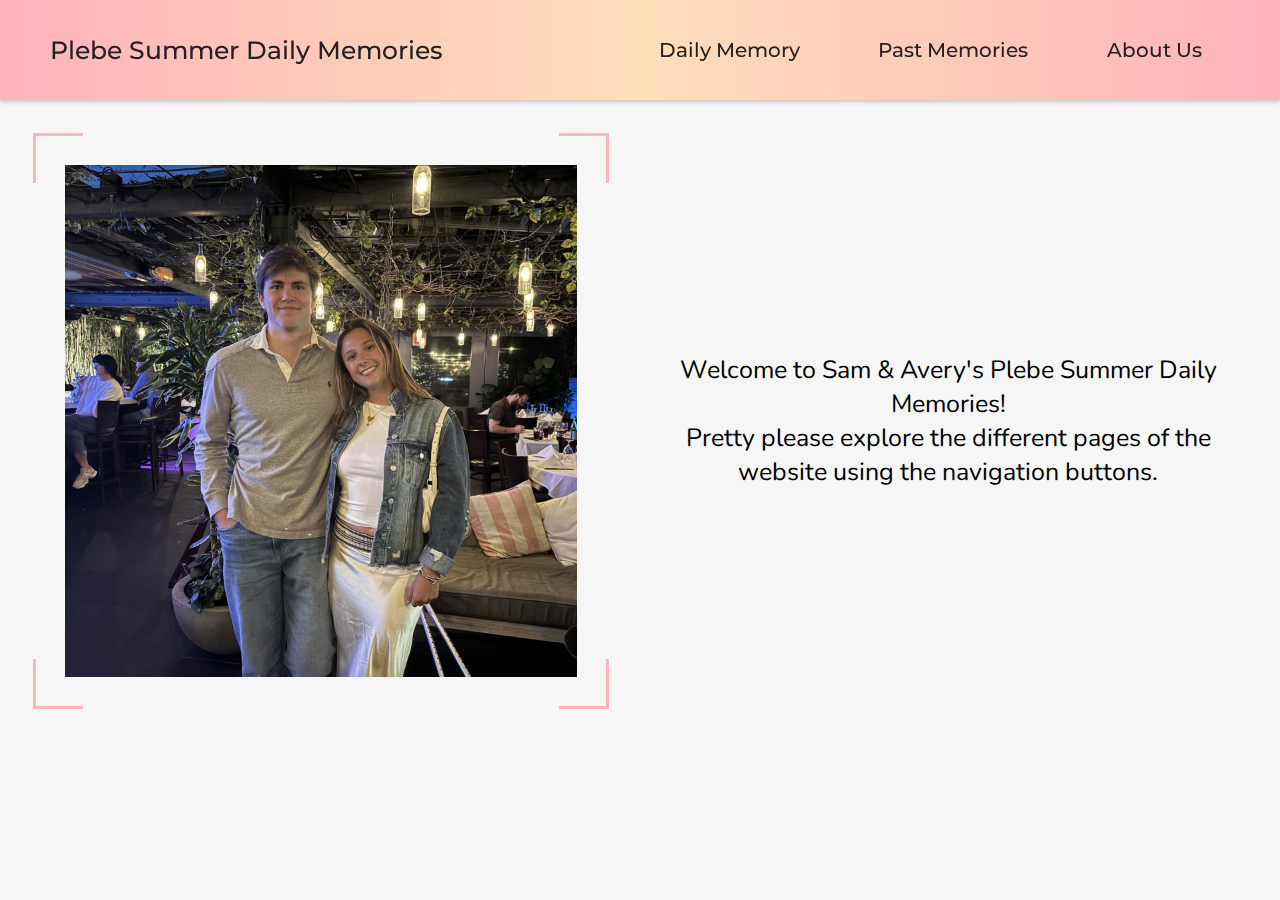
<file: index.html>
<!DOCTYPE html>
<html>
    <head>

        <title>Plebe Summer Daily Memories</title>

        <link rel = 'stylesheet' href = 'styles/general.css'>
        <link rel = 'stylesheet' href = 'styles/header.css'>
        <link rel = 'stylesheet' href = 'styles/main.css'>

        <!--Montserrat font for header-->
        <link rel="preconnect" href="https://fonts.googleapis.com">
        <link rel="preconnect" href="https://fonts.gstatic.com" crossorigin>
        <link href="https://fonts.googleapis.com/css2?family=Montserrat:ital,wght@0,100..900;1,100..900&family=Nunito:ital,wght@0,200..1000;1,200..1000&display=swap" rel="stylesheet">

        <!--Nunito font for body-->
        <link rel="preconnect" href="https://fonts.googleapis.com">
        <link rel="preconnect" href="https://fonts.gstatic.com" crossorigin>
        <link href="https://fonts.googleapis.com/css2?family=Nunito:ital,wght@0,200..1000;1,200..1000&display=swap" rel="stylesheet">   
    </head>
    <body>

        <header class = 'header'>
            <div class = 'left-section'>
                <a class = 'js-logo-button logo-button' href  = 'index.html'>
                    <div class = 'logo-box'>
                        Plebe Summer Daily Memories
                    </div>
                </a>
            </div>
            <nav class = 'right-section'>
                <a class = 'js-daily-mem-button nav-button' href = 'daily-mem.html'>Daily Memory</a>
                <a class = 'js-past-mems-button nav-button' href = 'past-mems.html'>Past Memories</a>
                <a class = 'js-about-us-button nav-button' href = 'about-us.html'>About Us</a>
            </nav>
        </header>

        <main class = 'main'>

            <div class = 'intro-section'>
                <div class = 'picture-section'>
                    <div class = 'border-box'>
                        <div class = 'sub-header'>
                            <div class = 'slideshow-box'>
                                <img class = 'slideshow-image' src= 'images/frontPageImg1.jpg' alt = 'Image 1'>
                                <img class = 'slideshow-image' src= 'images/frontPageImg2.jpg' alt = 'Image 2'>
                                <img class = 'slideshow-image' src = 'images/frontPageImg3.jpg' alt = 'Image 3'>
                            </div>
                        </div>
                    </div>
                </div>

                <div class = 'welcome-section'>
                    <p class = 'front-page-body-text'>
                        Welcome to Sam & Avery's Plebe Summer Daily Memories!<br>
                        Pretty please explore the different pages of the website using the navigation buttons.
                    </p>
                </div>
            </div>
        </main>

        <script src = 'scripts/main.js'></script>
    </body>
</html>
</file>
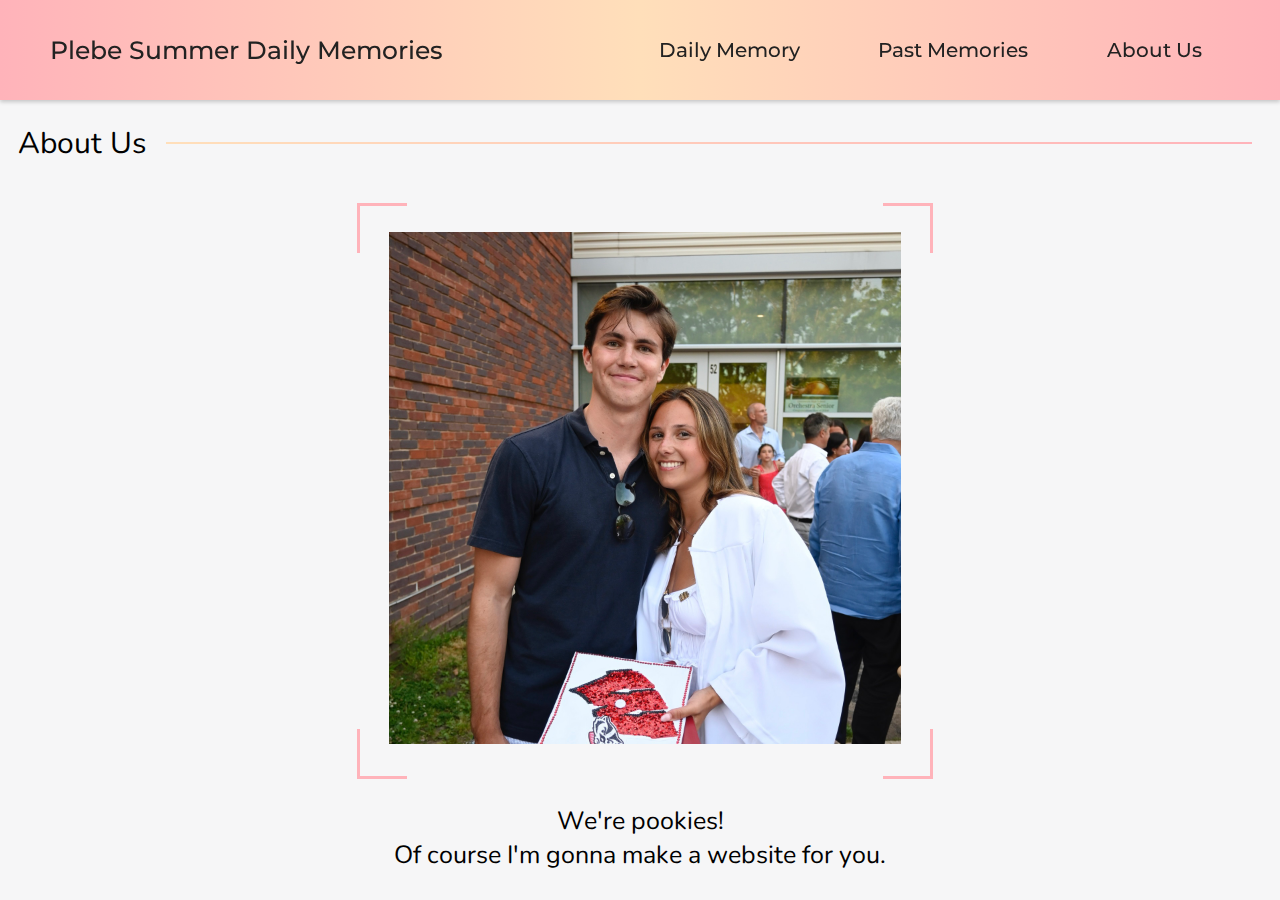
<file: about-us.html>
<!DOCTYPE html>
<html>
    <head>

        <title>Plebe Summer Daily Memories</title>

        <link rel = 'stylesheet' href = 'styles/general.css'>
        <link rel = 'stylesheet' href = 'styles/header.css'>
        <link rel = 'stylesheet' href = 'styles/about-us.css'>

        <!--Montserrat font for header-->
        <link rel="preconnect" href="https://fonts.googleapis.com">
        <link rel="preconnect" href="https://fonts.gstatic.com" crossorigin>
        <link href="https://fonts.googleapis.com/css2?family=Montserrat:ital,wght@0,100..900;1,100..900&family=Nunito:ital,wght@0,200..1000;1,200..1000&display=swap" rel="stylesheet">

        <!--Nunito font for body-->
        <link rel="preconnect" href="https://fonts.googleapis.com">
        <link rel="preconnect" href="https://fonts.gstatic.com" crossorigin>
        <link href="https://fonts.googleapis.com/css2?family=Nunito:ital,wght@0,200..1000;1,200..1000&display=swap" rel="stylesheet">   
    </head>
    <body>

        <header class = 'header'>
            <div class = 'left-section'>
                <a class = 'js-logo-button logo-button' href  = 'index.html'>
                    <div class = 'logo-box'>
                        Plebe Summer Daily Memories
                    </div>
                </a>
            </div>
            <nav class = 'right-section'>
                <a class = 'js-daily-mem-button nav-button' href = 'daily-mem.html'>Daily Memory</a>
                <a class = 'js-past-mems-button nav-button' href = 'past-mems.html'>Past Memories</a>
                <a class = 'js-about-us-button nav-button' href = 'about-us.html'>About Us</a>
            </nav>
        </header>

        <main class = 'main'>
            <div class = 'title-section'>
                <div class = 'title'>
                    <p class = 'title-text'>
                        About Us
                    </p>
                </div>
                <div class = 'title-div'></div>
            </div>

            <div class = 'picture-section'>
                <div class = 'border-box'>
                    <div class = 'sub-header'>
                        <img class = 'memory-image' src= 'images/about-us.jpg' alt = 'Image 1'>
                    </div>
                </div>
            </div>

            <div class = 'welcome-section'>
                <p class = 'front-page-body-text'>
                    We're pookies!<br>
                    Of course I'm gonna make a website for you.
                </p>
            </div>

        </main>

        <script src = 'scripts/main.js'></script>
    </body>
</html>
</file>
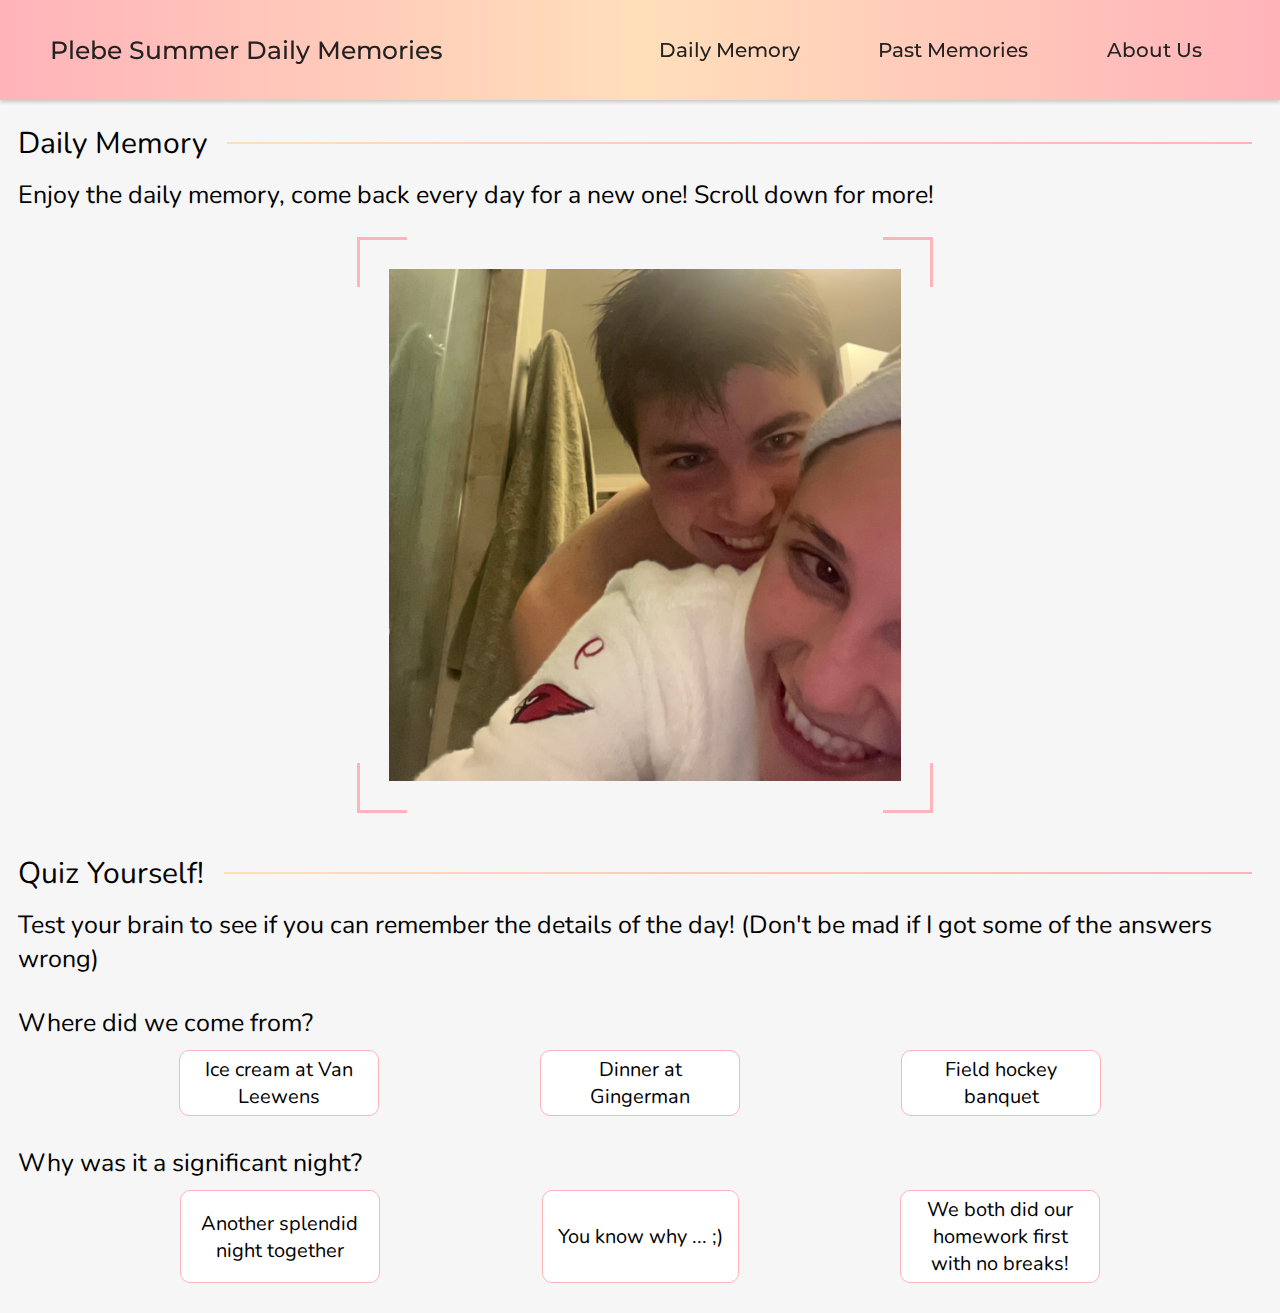
<file: daily-mem.html>
<!DOCTYPE html>
<html>
    <head>

        <title>Plebe Summer Daily Memories</title>

        <link rel = 'stylesheet' href = 'styles/general.css'>
        <link rel = 'stylesheet' href = 'styles/header.css'>
        <link rel = 'stylesheet' href = 'styles/daily-memory.css'>

        <!--Montserrat font for header-->
        <link rel="preconnect" href="https://fonts.googleapis.com">
        <link rel="preconnect" href="https://fonts.gstatic.com" crossorigin>
        <link href="https://fonts.googleapis.com/css2?family=Montserrat:ital,wght@0,100..900;1,100..900&family=Nunito:ital,wght@0,200..1000;1,200..1000&display=swap" rel="stylesheet">

        <!--Nunito font for body-->
        <link rel="preconnect" href="https://fonts.googleapis.com">
        <link rel="preconnect" href="https://fonts.gstatic.com" crossorigin>
        <link href="https://fonts.googleapis.com/css2?family=Nunito:ital,wght@0,200..1000;1,200..1000&display=swap" rel="stylesheet">   
    </head>
    <body>

        <header class = 'header'>
            <div class = 'left-section'>
                <a class = 'js-logo-button logo-button' href  = 'index.html'>
                    <div class = 'logo-box'>
                        Plebe Summer Daily Memories
                    </div>
                </a>
            </div>
            <nav class = 'right-section'>
                <a class = 'js-daily-mem-button nav-button' href = 'daily-mem.html'>Daily Memory</a>
                <a class = 'js-past-mems-button nav-button' href = 'past-mems.html'>Past Memories</a>
                <a class = 'js-about-us-button nav-button' href = 'about-us.html'>About Us</a>
            </nav>
        </header>

        <main class = 'main'>
            <div class = 'title-section'>
                <div class = 'title'>
                    <p class = 'title-text'>
                        Daily Memory
                    </p>
                </div>
                <div class = 'title-div'></div>
            </div>

            <div class = 'body-section'>
                <div class = 'body'>
                    <p class = 'body-text'>
                        Enjoy the daily memory, come back every day for a new one! Scroll down for more!
                    </p>
                </div>
            </div>

            <div class = 'memory-section'>
                <div class = 'picture-section'>
                    <div class = 'border-box'>
                        <div class = 'memory-box'></div>
                     </div>
                </div>
            </div>

            
            <div class = 'title-section'>
                <div class = 'title'>
                    <p class = 'title-text'>
                        Quiz Yourself!
                    </p>
                </div>
                <div class = 'title-div'></div>
            </div>

            <div class = 'body-section'>
                <div class = 'body'>
                    <p class = 'body-text'>
                        Test your brain to see if you can remember the details of the day! (Don't be mad if I got some of the answers wrong)
                    </p>
                </div>
            </div>

            <div class = 'question-section'>
                <div class = 'question-display'></div>
            </div>

        </main>

        <script src = 'scripts/memories.js'></script>
        <script src = 'scripts/daily-memories.js'></script>
    </body>
</html>
</file>
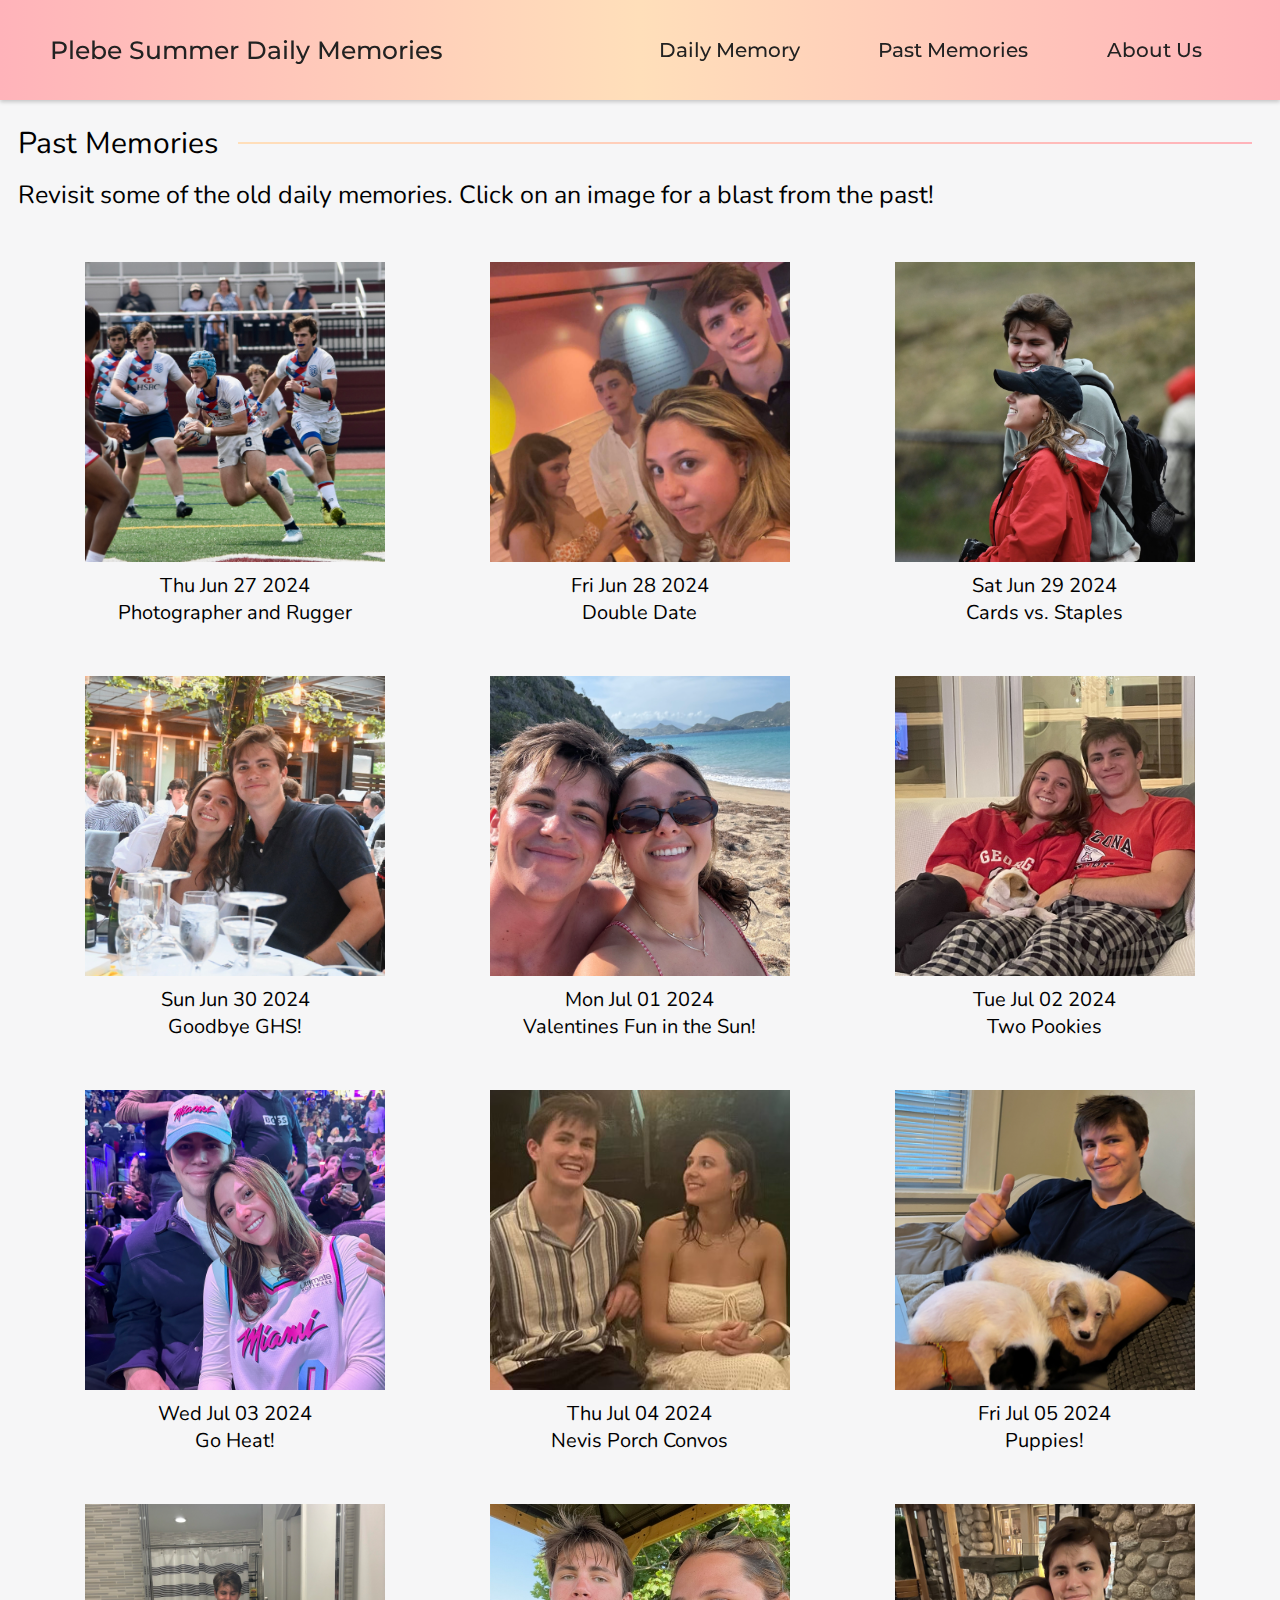
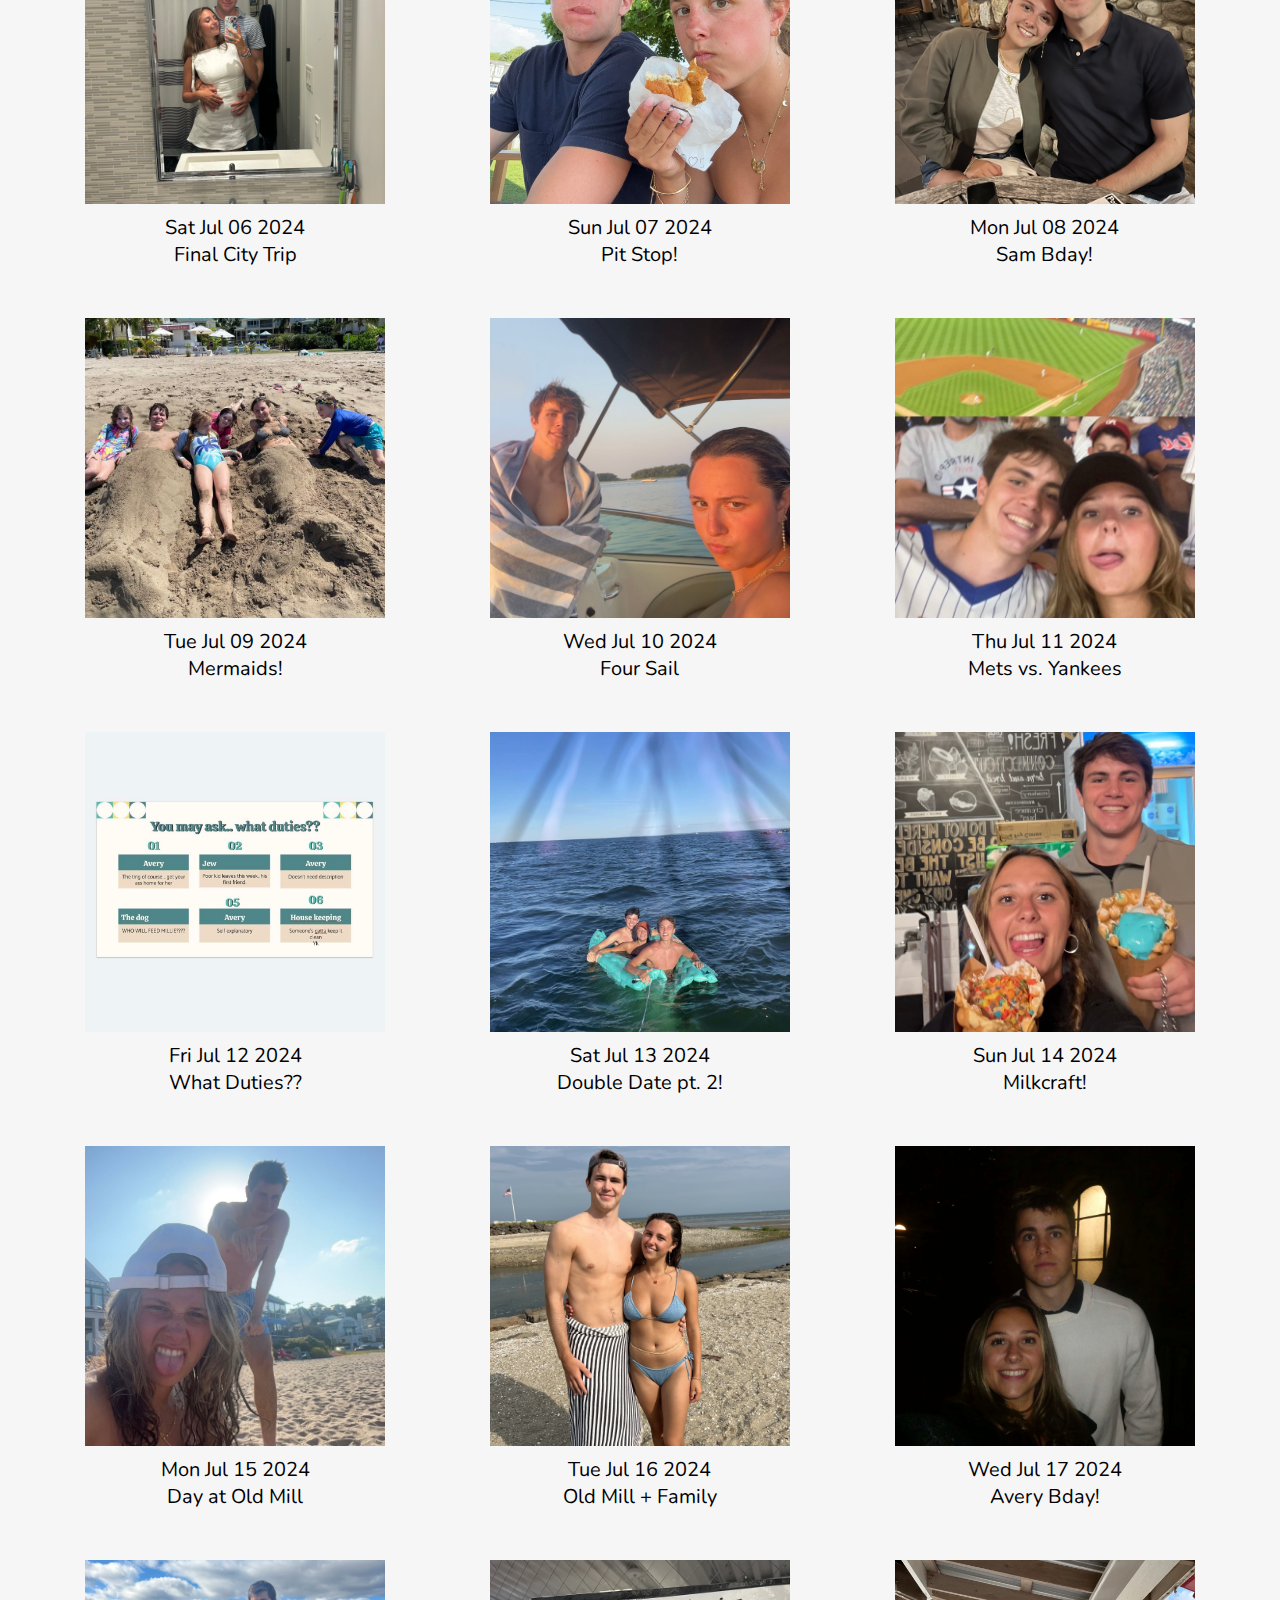
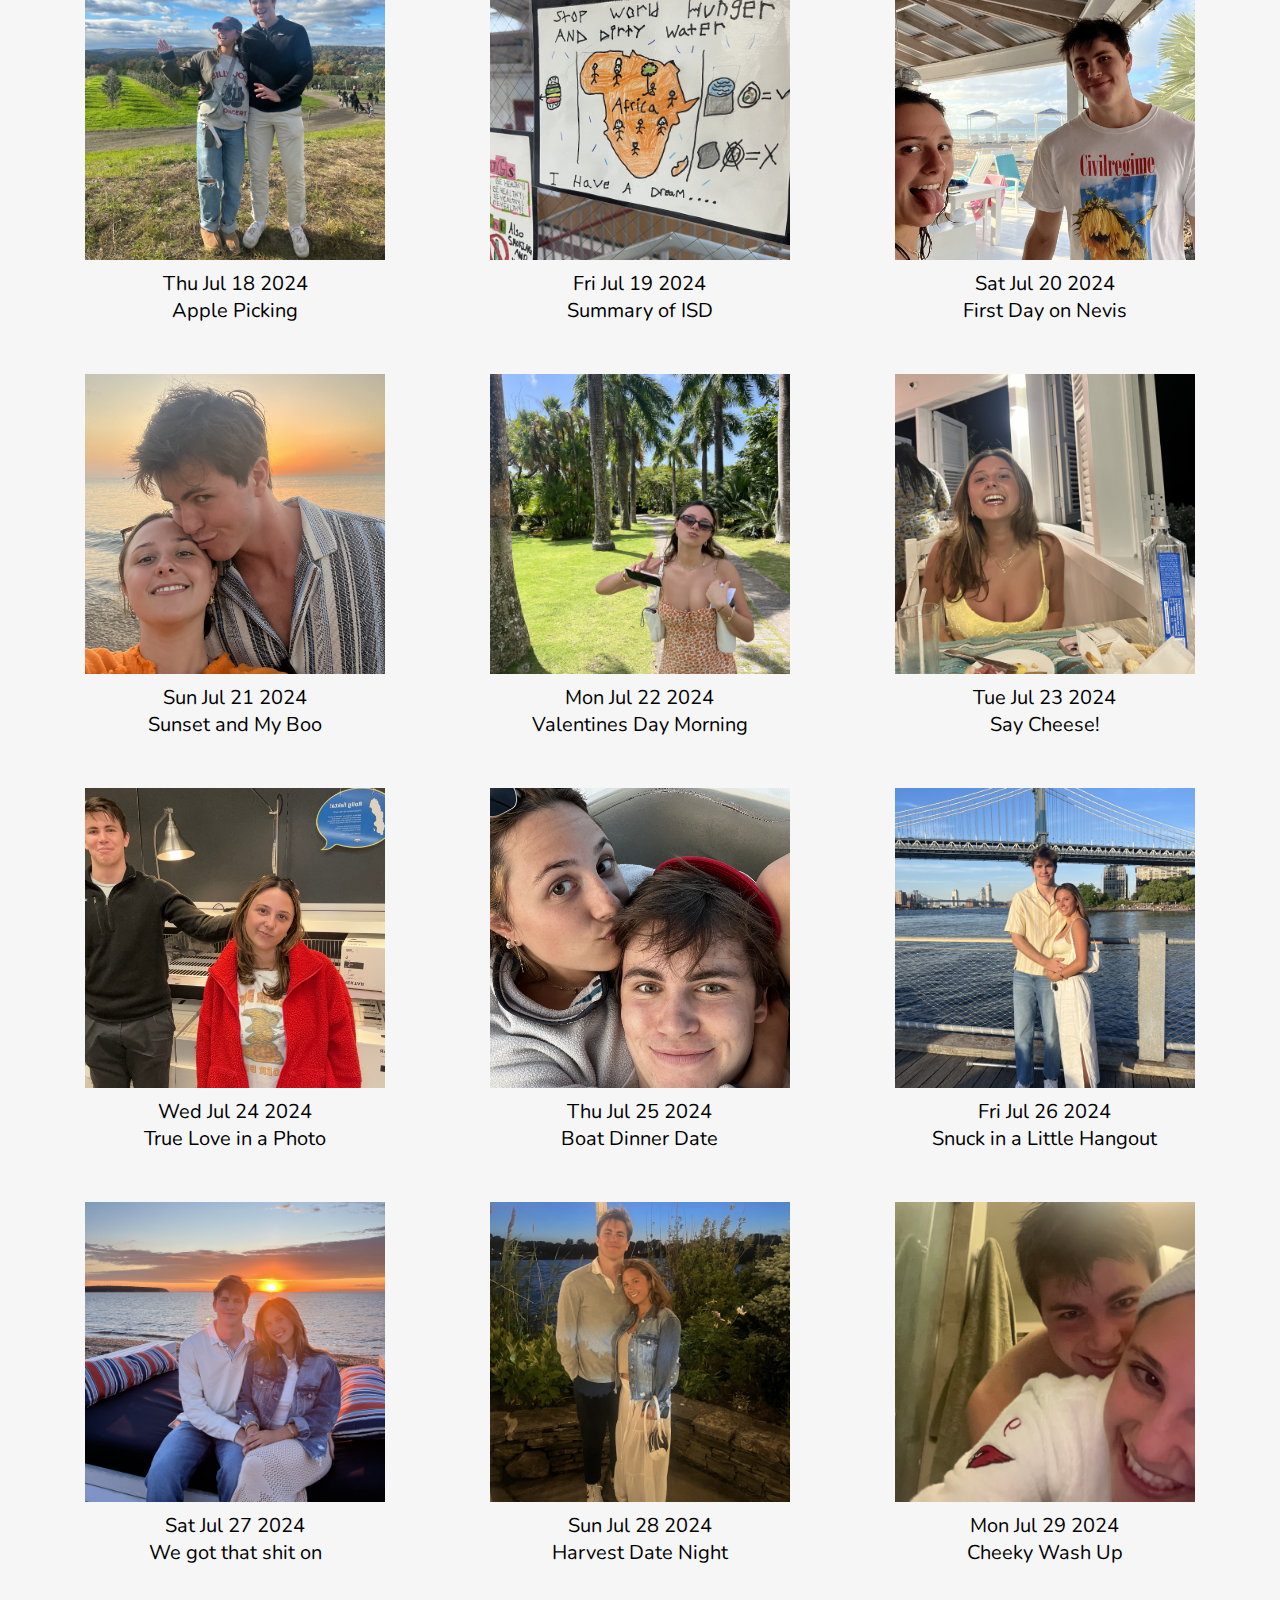
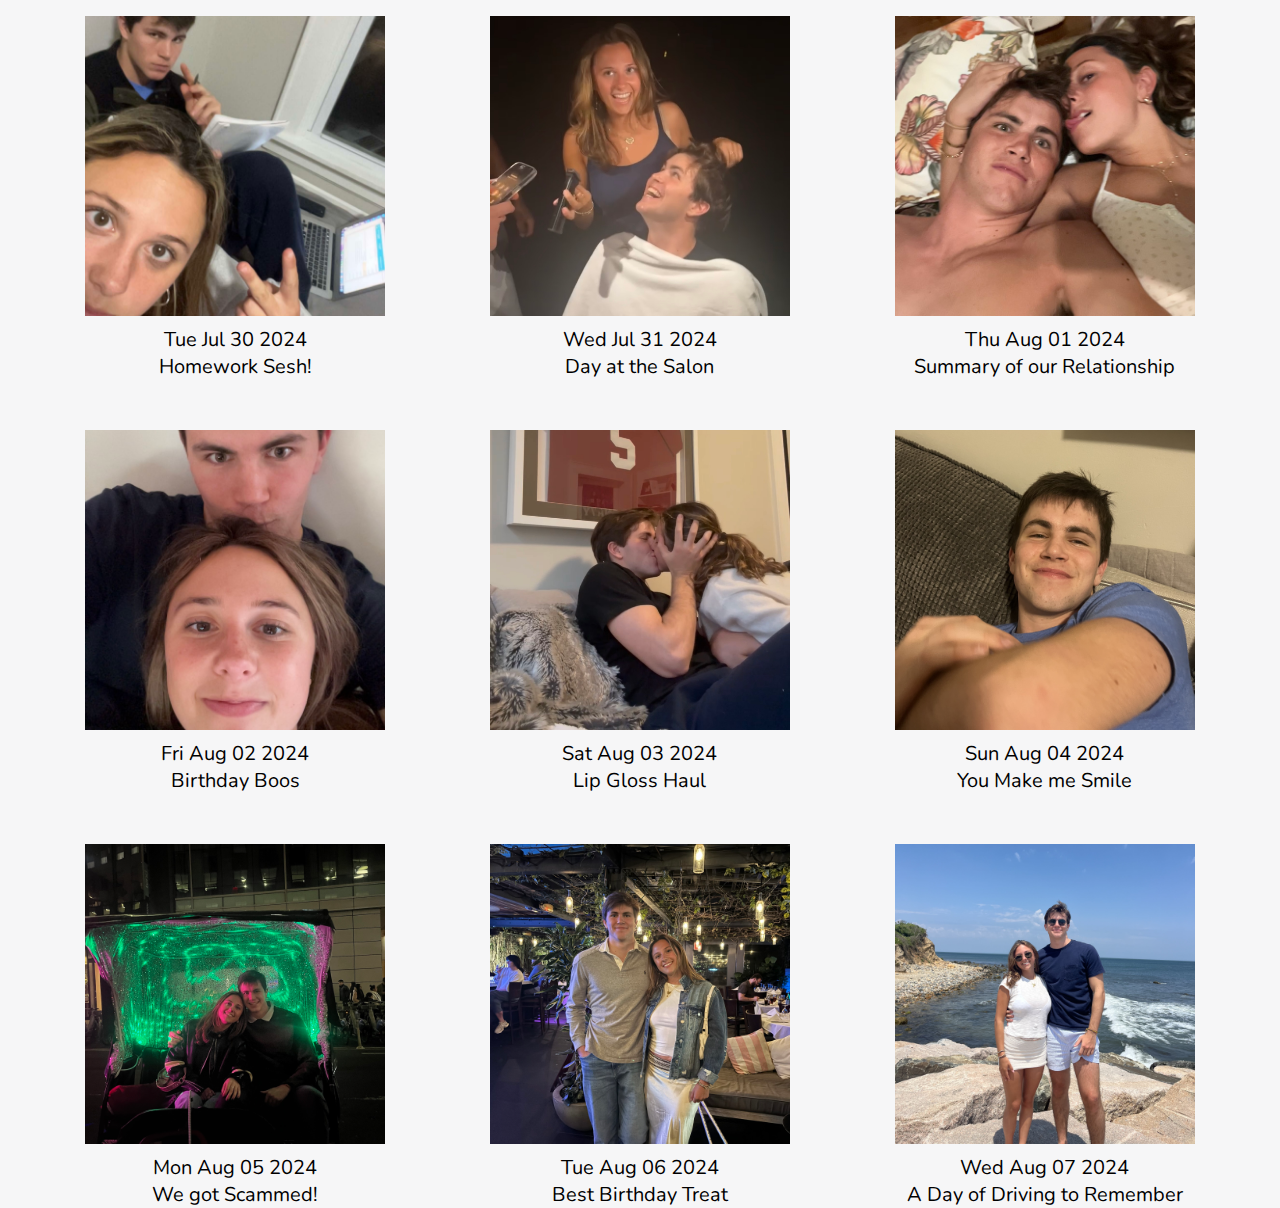
<file: past-mems.html>
<!DOCTYPE html>
<html>
    <head>

        <title>Plebe Summer Daily Memories</title>

        <link rel = 'stylesheet' href = 'styles/general.css'>
        <link rel = 'stylesheet' href = 'styles/header.css'>
        <link rel = 'stylesheet' href = 'styles/past-memories.css'>
        <link rel = 'stylesheet' href = 'styles/daily-memory.css'>

        <!--Montserrat font for header-->
        <link rel="preconnect" href="https://fonts.googleapis.com">
        <link rel="preconnect" href="https://fonts.gstatic.com" crossorigin>
        <link href="https://fonts.googleapis.com/css2?family=Montserrat:ital,wght@0,100..900;1,100..900&family=Nunito:ital,wght@0,200..1000;1,200..1000&display=swap" rel="stylesheet">

        <!--Nunito font for body-->
        <link rel="preconnect" href="https://fonts.googleapis.com">
        <link rel="preconnect" href="https://fonts.gstatic.com" crossorigin>
        <link href="https://fonts.googleapis.com/css2?family=Nunito:ital,wght@0,200..1000;1,200..1000&display=swap" rel="stylesheet">   
    </head>
    <body>

        <header class = 'header'>
            <div class = 'left-section'>
                <a class = 'js-logo-button logo-button' href  = 'index.html'>
                    <div class = 'logo-box'>
                        Plebe Summer Daily Memories
                    </div>
                </a>
            </div>
            <nav class = 'right-section'>
                <a class = 'js-daily-mem-button nav-button' href = 'daily-mem.html'>Daily Memory</a>
                <a class = 'js-past-mems-button nav-button' href = 'past-mems.html'>Past Memories</a>
                <a class = 'js-about-us-button nav-button' href = 'about-us.html'>About Us</a>
            </nav>
        </header>

        <main class = 'main'>
            <div class = 'title-section'>
                <div class = 'title'>
                    <p class = 'title-text'>
                        Past Memories
                    </p>
                </div>
                <div class = 'title-div'></div>
            </div>

            <div class = 'body-section'>
                <div class = 'body'>
                    <p class = 'body-text'>
                        Revisit some of the old daily memories. Click on an image for a blast from the past!
                    </p>
                </div>
            </div>

            <div class = 'past-mems-display'></div>
        </main>

        <script src = 'scripts/memories.js'></script>
        <script src = 'scripts/past-mems.js'></script>
    </body>
</html>
</file>
<file: styles/general.css>
body {
    background-color: rgb(246, 246, 247);
}

.border-box {
    z-index: 0;
    --b: 3px;   /* thickness of the border */
    --c: #FFB3BA;   /* color of the border */
    --w: 50px;  /* width of border */
    
    border: var(--b) solid #0000; /* space for the border */
    --_g: #0000 90deg,var(--c) 0;
    --_p: var(--w) var(--w) border-box no-repeat;
    background:
      conic-gradient(from 90deg  at top    var(--b) left  var(--b),var(--_g)) 0    0    / var(--_p),
      conic-gradient(from 180deg at top    var(--b) right var(--b),var(--_g)) 100% 0    / var(--_p),
      conic-gradient(from 0deg   at bottom var(--b) left  var(--b),var(--_g)) 0    100% / var(--_p),
      conic-gradient(from -90deg at bottom var(--b) right var(--b),var(--_g)) 100% 100% / var(--_p);
    
    width: 45vw;
    height: 45vw;
    box-sizing: border-box;
    margin: 5px;
    display: flex;
    font-size: 30px;
    justify-content: center;
    align-items: center;
    text-align: center;
}

.picture-section {
    display: flex;
    padding-left: 20px;
    padding-right: 10px;
    padding-top: 20px;
    padding-bottom: 20px;
}

.title-section {
    display: flex;
    align-items: center;
    width: 100%;
    margin: 10px 0;
    justify-content: center; /* Center the content */
    height:50px;
}

.title {
    font-family: Nunito, sans-serif;
    font-size: 30px;
    margin: 0;
    padding-left: 10px;
    white-space: nowrap; /* Prevent the text from wrapping */
}

.title-div {
    background: linear-gradient(to right, #FFDFBA, #FFB3BA);
    height: 2px;
    flex-grow: 1; /* Allow the line to grow */
    margin: 0 20px; /* Add horizontal margins */
}

.front-page-body-text {
    margin: 0px;
    font-family: Nunito, sans-serif;
    font-size: 25px;
    text-align: center;
}

.body-text {
    margin: 0px;
    margin-left: 10px;
    margin-right: 10px;
    font-family: Nunito, sans-serif;
    font-size: 25px;
}

.memory-image {
    width: 40vw; /* Ensure images scale properly */
    height: auto; /* Maintain aspect ratio */
    top: 50%;
    left: 50%;
}
</file>
<file: styles/header.css>
.header {
    font-family: Montserrat, sans-serif;
    display: flex;
    flex-direction: row;
    flex: 2 3;
    position: fixed;
    justify-content: space-between;
    background: linear-gradient(to right,#FFB3BA,#FFDFBA,#FFB3BA);
    top: 0px;
    left: 0px;
    right: 0px;
    height: 100px;
    border: none;
    z-index: 1;
    box-shadow: 0px 2px 4px rgba(0, 0, 0, 0.2);
}

.left-section {
    display: flex;
    justify-content: center;
    align-items: center;
    padding-left: 50px;
}

.logo-box {
    display: flex;
    flex-direction: row;
    justify-content: center;
    align-items: center;
}

.logo {
    height: 50px;
    border-radius: 35px;
    margin-left: 10px;
    margin-right: 10px;
}

.logo-button {
    text-decoration: none;
    background-color: transparent;
    color: #222222;
    font-weight: 500;
    font-size: 25px;
    border: none;
    cursor: pointer; 
}

.right-section {
    display: flex;
    width: 700px;
    justify-content: space-evenly;
    align-items: center;
}

.nav-button {
    text-decoration: none; /* Remove the underline here */
    background-color: transparent;
    color: #222222;
    font-weight: 500;
    font-size: 20px;
    border: none;
    cursor: pointer;
    position: relative; /* Add position: relative to enable text-underline-offset */
    transition: transform 0.3s ease-in-out;
}

.nav-button:hover {
    transform: scale(1.1);
}

.nav-button:hover::after {
    bottom: -10px; /* Adjust this value to control the underline's offset on hover */
    opacity: 1;
}
</file>
<file: styles/main.css>
.main {
    display: flex;
    flex-direction: column;
    position: relative;
    top: 100px;
    z-index: 0;
}

.intro-section {
    display: flex;
    flex-direction: row;
    flex: 1 1;
}

.welcome-section {
    display: flex;
    flex-direction: row;
    justify-content: center; /* Center the content horizontally */
    align-items: center; /* Center the content vertically */
    padding-left: 20px;
    padding-right: 20px;
}

.picture-section {
    display: flex;
    padding-left: 20px;
    padding-right: 10px;
    padding-top: 20px;
    padding-bottom: 20px;
}

.sub-header {
    display: flex;
    flex-direction: row;
    justify-content: center; /* Center the content horizontally */
    align-items: center; /* Center the content vertically */
    padding: 20px;
    width: 50%; /* Full width for demonstration */
}

.slideshow-box {
    display: flex;
    justify-content: center; /* Center images horizontally */
    align-items: center; /* Center images vertically */
    width: 100%; /* Full width of the parent container */
    height: 450px; /* Adjust height as needed */
    position: relative;
}

.slideshow-box img {
    width: 40vw; /* Ensure images scale properly */
    height: auto; /* Maintain aspect ratio */
    position: absolute;
    top: 50%;
    left: 50%;
    transform: translate(-50%, -50%); /* Center the images */
    opacity: 0;
    transition: opacity 0.5s ease-in-out; /* Adjust the duration and easing function */
}
  
.slideshow-box img:first-child {
    z-index: 1;
}
  
.slideshow-box img:nth-child(2) {
    z-index: 0;
}

@media (max-width: 1000px) {
    .intro-section {
        flex-direction: column;
    }

    .picture-section {
        justify-content: center;
    }
}
</file>
<file: styles/about-us.css>
.main {
    display: flex;
    flex-direction: column;
    position: relative;
    top: 100px;
    z-index: 0;
    justify-content: center;
    align-items: center;
}
</file>
<file: styles/daily-memory.css>
.main {
    display: flex;
    flex-direction: column;
    position: relative;
    top: 100px;
    z-index: 0;
}

.memory-section {
    display: flex;
    justify-content: center;
}

.memory-box { 
    display: flex;
    position: relative;
    justify-content: center;
    align-items: center;
}

.question-text {
    margin: 0px;
    margin-bottom: 10px;
    font-family: Nunito, sans-serif;
    font-size: 25px;
}

.question-display {
    margin-top: 30px;
    margin-left: 10px;
    margin-right: 10px;
}

.question-options-section-css {
    display: flex;
    width: 100%;
    justify-content: space-evenly;
    margin-bottom: 30px;
}

.question-button {
    background-color: white;
    max-width: 200px;
    border-radius: 10px;
    border: #FFB3BA 1.5px solid;
    font-family: Nunito, sans-serif;
    font-size: 20px;
    padding: 5px 15px;
    cursor: pointer;
    transition: box-shadow 0.2s;
}
</file>
<file: styles/past-memories.css>
.main {
    display: flex;
    flex-direction: column;
    position: relative;
    top: 100px;
    z-index: 0;
}

.past-mems-display {
    display: grid;
    margin-top: 50px;
    margin-left: 50px;
    margin-right: 50px;
    justify-items: center;
    gap: 50px;
}

.past-mems-box {
    display:flex;
    flex-direction: column;
    justify-content: center;
    align-items: center;
    cursor: pointer;
}

.past-mems-text {
    font-family: Nunito, sans-serif;
    font-size: 20px;
    margin: 0px;
    margin-top: 10px;
    text-align: center;
}

.past-mems-image {
    width: 300px; /* Ensure images scale properly */
    height: auto; /* Maintain aspect ratio */
}

.back-button {
    font-family: Nunito, sans-serif; /* Retaining your font-family */
    margin: 0px;
    margin-left: 10px;
    margin-right: 10px;
    font-size: 25px; /* Retaining font size */
    text-decoration: none; /* Keep text decoration off */
    color: #222222; /* Set the text color */
    position: relative; /* Allow for positioning effects */
    transition: transform 0.3s ease-in-out, color 0.3s ease-in-out; /* Transition for scaling and color */
}

.back-button:hover {
    transform: scale(1.1); /* Enlarge text on hover */
    color: #222222; /* Change color on hover for visibility */
}

/* Optional underline effect on hover */
.back-button::after {
    content: '';
    position: absolute;
    left: 0;
    right: 0;
    bottom: -5px; /* Position the underline below the text */
    height: 2px; /* Thickness of the underline */
    background-color: transparent; /* Initial state */
    transition: background-color 0.3s ease-in-out; /* Smooth transition for underline */
}

.back-button:hover::after {
    background-color: #222222; /* Underline color on hover */
}


/* .back-button {
    font-family: Montserrat, sans-serif;
    margin: 0px;
    margin-left: 10px;
    margin-right: 10px;
    font-family: Nunito, sans-serif;
    font-size: 25px;
    text-decoration: none; 
    background-color: transparent;
    color: #222222;
    font-weight: 500;
    border: none;
    cursor: pointer;
    position: relative; 
    transition: transform 0.3s ease-in-out;
}

.back-button:hover {
    transform: scale(1.1);
}

.back-button:hover::after {
    bottom: -10px; 
    opacity: 1;
} */

@media(max-width: 729px) {
    .past-mems-display{
        grid-template-columns: 1fr;
    }
} 

@media(min-width: 730px) and (max-width: 1099px) {
    .past-mems-display{
        grid-template-columns: 1fr 1fr;
    }
} 

@media(min-width: 1100px) {
    .past-mems-display {
        grid-template-columns: 1fr 1fr 1fr;
    }
}
</file>
